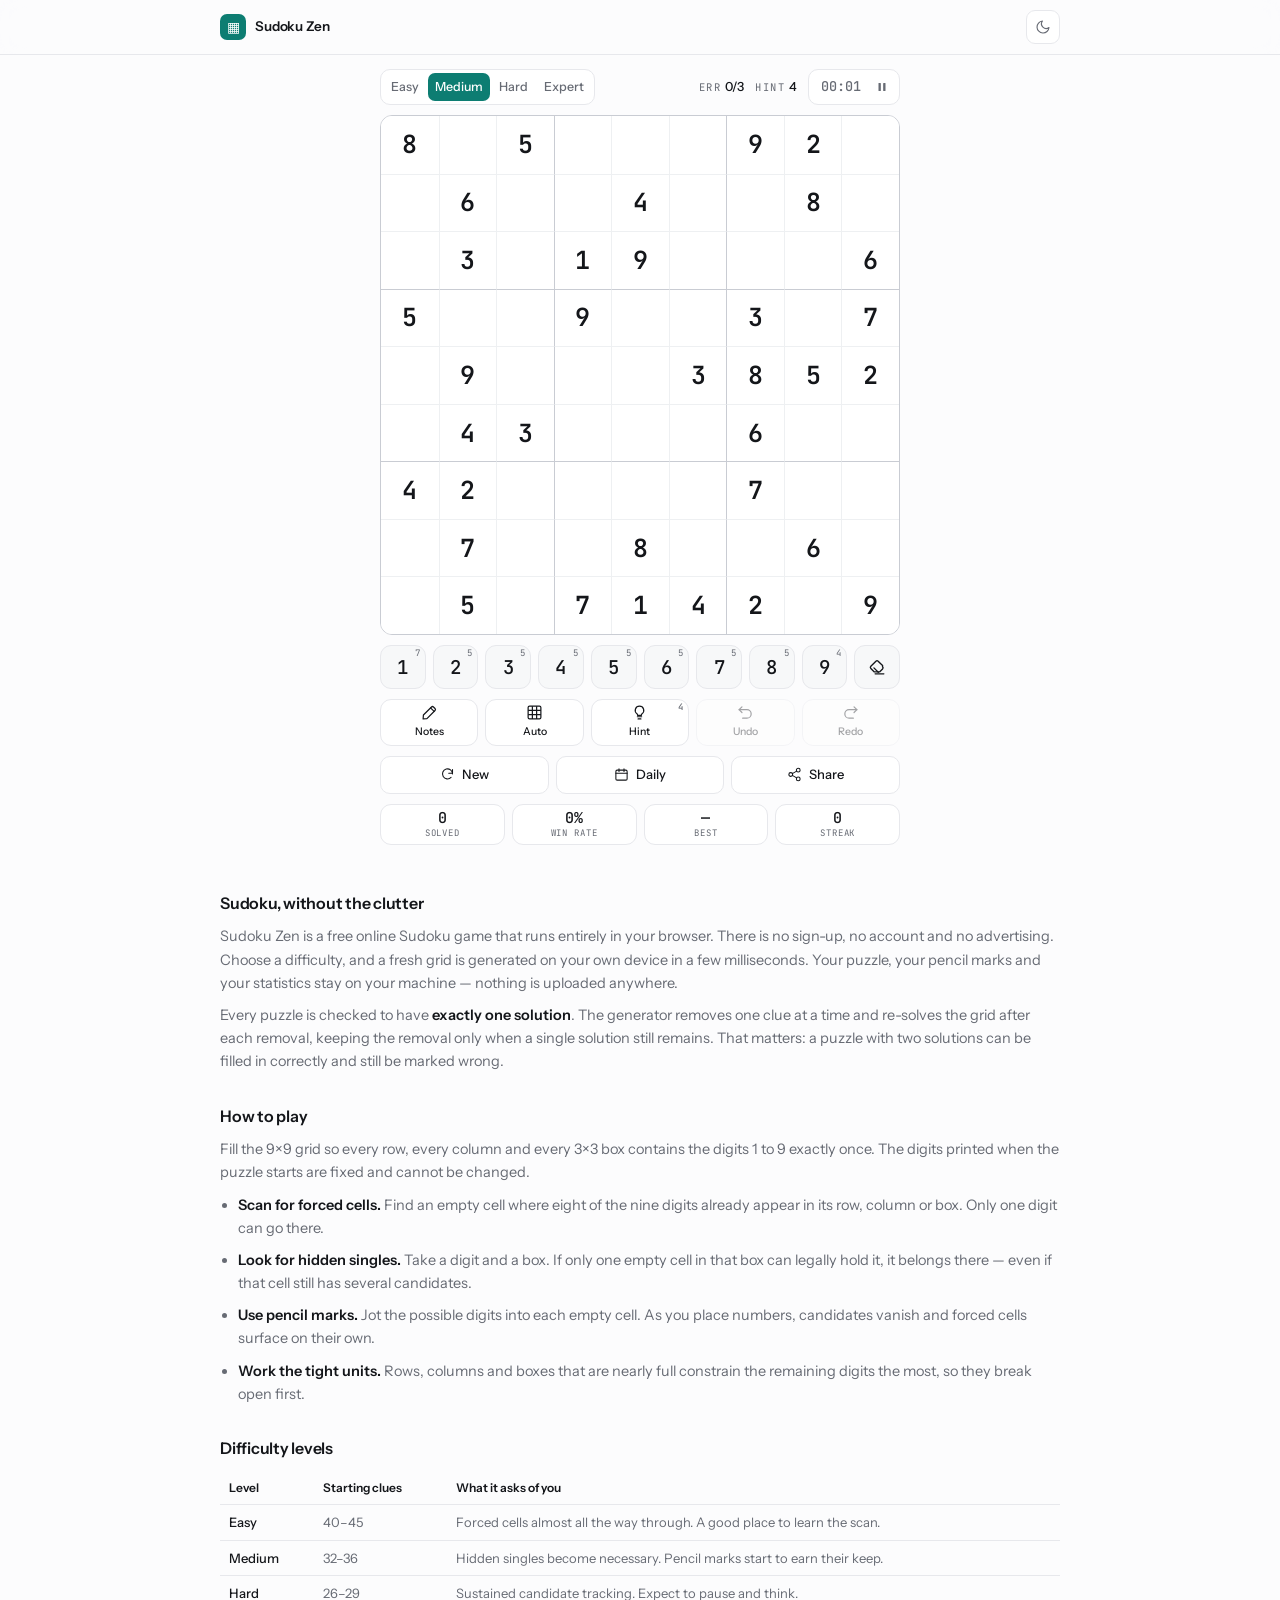
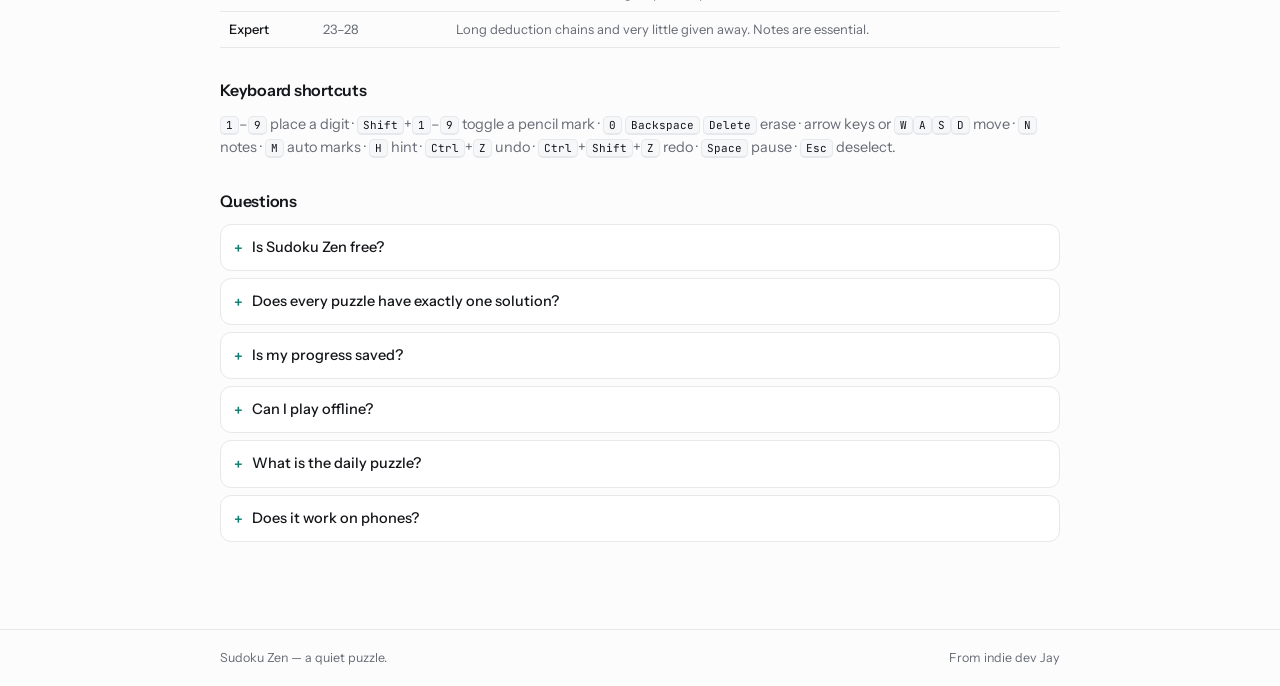
<file: index.html>
<!doctype html>
<html lang="en">
<head>
<meta charset="utf-8">
<meta name="viewport" content="width=device-width, initial-scale=1, viewport-fit=cover">

<title>Free Online Sudoku — 4 difficulties, no sign-up | Sudoku Zen</title>
<meta name="description" content="Play free online Sudoku with four difficulty levels, pencil marks, hints and a daily puzzle. Every puzzle has exactly one solution. No sign-up, no ads, works offline, and your progress saves in your browser.">
<meta name="robots" content="index, follow">
<link rel="canonical" href="https://jgohil07.github.io/SudokuZen/">
<meta name="author" content="Jay">

<meta name="theme-color" content="#0d7d72" media="(prefers-color-scheme: light)">
<meta name="theme-color" content="#08090a" media="(prefers-color-scheme: dark)">
<meta name="mobile-web-app-capable" content="yes">
<meta name="apple-mobile-web-app-capable" content="yes">
<meta name="apple-mobile-web-app-title" content="Sudoku Zen">

<meta property="og:type" content="website">
<meta property="og:site_name" content="Sudoku Zen">
<meta property="og:url" content="https://jgohil07.github.io/SudokuZen/">
<meta property="og:title" content="Sudoku Zen — free online Sudoku, no sign-up">
<meta property="og:description" content="Four difficulty levels, pencil marks, hints and a daily puzzle. Every puzzle has exactly one solution. Plays offline and saves your progress locally.">
<meta property="og:image" content="https://jgohil07.github.io/SudokuZen/og.png">
<meta property="og:image:width" content="1200">
<meta property="og:image:height" content="630">
<meta property="og:image:alt" content="Sudoku Zen — a minimalist Sudoku board">
<meta name="twitter:card" content="summary_large_image">
<meta name="twitter:title" content="Sudoku Zen — free online Sudoku, no sign-up">
<meta name="twitter:description" content="Four difficulty levels, pencil marks, hints and a daily puzzle. Every puzzle has exactly one solution.">
<meta name="twitter:image" content="https://jgohil07.github.io/SudokuZen/og.png">

<link rel="icon" href="./icon.svg" type="image/svg+xml">
<link rel="apple-touch-icon" href="./apple-touch-icon.png">
<link rel="manifest" href="./manifest.webmanifest">

<link rel="preconnect" href="https://fonts.googleapis.com">
<link rel="preconnect" href="https://fonts.gstatic.com" crossorigin>
<link rel="preload" as="style" href="https://fonts.googleapis.com/css2?family=Instrument+Sans:wght@400;500;600&family=JetBrains+Mono:wght@400;500;600&display=swap">
<link rel="stylesheet" href="https://fonts.googleapis.com/css2?family=Instrument+Sans:wght@400;500;600&family=JetBrains+Mono:wght@400;500;600&display=swap" media="print" onload="this.media='all'">
<noscript><link rel="stylesheet" href="https://fonts.googleapis.com/css2?family=Instrument+Sans:wght@400;500;600&family=JetBrains+Mono:wght@400;500;600&display=swap"></noscript>

<!-- critical tokens inline so the first paint is already the right colour -->
<style>
*,*::before,*::after{box-sizing:border-box}
:root{--bg:#fcfcfd;--panel:#fff;--panel-2:#f6f7f9;--line:#e7e8ec;--rule:#c9ccd3;--text:#14161a;--muted:#676b74;--accent:#0d7d72;--accent-ink:#fff}
@media (prefers-color-scheme:dark){:root:not([data-theme="light"]){--bg:#08090a;--panel:#0e0f11;--panel-2:#121316;--line:#1e2024;--rule:#3a3f47;--text:#f4f5f6;--muted:#8b8f98;--accent:#35c9b8;--accent-ink:#06100e}}
:root[data-theme="light"]{--bg:#fcfcfd;--panel:#fff;--panel-2:#f6f7f9;--line:#e7e8ec;--rule:#c9ccd3;--text:#14161a;--muted:#676b74;--accent:#0d7d72;--accent-ink:#fff}
:root[data-theme="dark"]{--bg:#08090a;--panel:#0e0f11;--panel-2:#121316;--line:#1e2024;--rule:#3a3f47;--text:#f4f5f6;--muted:#8b8f98;--accent:#35c9b8;--accent-ink:#06100e}
body{margin:0;background:var(--bg);color:var(--text);font-family:'Instrument Sans',system-ui,-apple-system,sans-serif;font-size:14.5px;line-height:1.6;-webkit-font-smoothing:antialiased}
</style>
<link rel="stylesheet" href="./sudoku.css">

<!-- theme applied before first paint, so the toggle never flashes the wrong palette -->
<script>
(function(){try{var s=JSON.parse(localStorage.getItem('sudokuzen.v1')||'{}');if(s.theme==='light'||s.theme==='dark')document.documentElement.dataset.theme=s.theme;}catch(e){}})();
</script>

<script type="application/ld+json">
{
  "@context": "https://schema.org",
  "@graph": [
    {
      "@type": "WebSite",
      "@id": "https://jgohil07.github.io/SudokuZen/#website",
      "url": "https://jgohil07.github.io/SudokuZen/",
      "name": "Sudoku Zen",
      "description": "Free online Sudoku with four difficulty levels, pencil marks, hints and a daily puzzle.",
      "inLanguage": "en"
    },
    {
      "@type": "VideoGame",
      "@id": "https://jgohil07.github.io/SudokuZen/#game",
      "name": "Sudoku Zen",
      "url": "https://jgohil07.github.io/SudokuZen/",
      "description": "A minimalist online Sudoku game. Four difficulty levels, pencil marks, a hint budget, live conflict highlighting and a daily puzzle. Every puzzle is verified to have exactly one solution. No sign-up and no account required; progress is stored in your own browser.",
      "applicationCategory": "GameApplication",
      "gamePlatform": "Web browser",
      "genre": ["Puzzle", "Logic"],
      "operatingSystem": "Any",
      "isAccessibleForFree": true,
      "author": { "@type": "Person", "name": "Jay" },
      "offers": { "@type": "Offer", "price": "0", "priceCurrency": "USD" }
    },
    {
      "@type": "HowTo",
      "name": "How to play Sudoku",
      "description": "Fill a 9x9 grid so that every row, column and 3x3 box contains the digits 1 to 9 exactly once.",
      "step": [
        { "@type": "HowToStep", "name": "Scan for forced cells", "text": "Look for an empty cell where eight of the nine digits already appear in its row, column or box. Only one digit can go there." },
        { "@type": "HowToStep", "name": "Find hidden singles", "text": "Pick a digit and a box. If only one empty cell in that box can legally take the digit, it belongs there even if that cell has several candidates." },
        { "@type": "HowToStep", "name": "Use pencil marks", "text": "Note the possible digits in each empty cell. As you place numbers, candidates disappear and forced cells reveal themselves." },
        { "@type": "HowToStep", "name": "Work the tight units", "text": "Concentrate on rows, columns and boxes that are already nearly full, since they constrain the remaining digits the most." }
      ]
    },
    {
      "@type": "FAQPage",
      "mainEntity": [
        { "@type": "Question", "name": "Is Sudoku Zen free?", "acceptedAnswer": { "@type": "Answer", "text": "Yes, completely. There is no sign-up, no account, no payment and no advertising. The whole game runs in your browser." } },
        { "@type": "Question", "name": "Does every puzzle have exactly one solution?", "acceptedAnswer": { "@type": "Answer", "text": "Yes. Every puzzle is generated by removing one cell at a time and checking after each removal that exactly one solution remains. A puzzle is only served once that check passes." } },
        { "@type": "Question", "name": "Is my progress saved?", "acceptedAnswer": { "@type": "Answer", "text": "Yes. Your current puzzle, notes, timer and statistics are stored in your browser's local storage. Nothing is sent to a server. When you come back, the game asks whether you want to resume or start fresh." } },
        { "@type": "Question", "name": "Can I play offline?", "acceptedAnswer": { "@type": "Answer", "text": "Yes. After your first visit the game is cached by a service worker, so it keeps working without a connection. Puzzles are generated on your device rather than downloaded." } },
        { "@type": "Question", "name": "What is the daily puzzle?", "acceptedAnswer": { "@type": "Answer", "text": "One puzzle per difficulty per day, derived from the date, so everybody who plays the daily puzzle on a given day gets exactly the same grid." } },
        { "@type": "Question", "name": "Does it work on phones?", "acceptedAnswer": { "@type": "Answer", "text": "Yes. The layout adapts to phones, tablets and desktops, including landscape, and it can be added to your home screen to run like an app." } }
      ]
    }
  ]
}
</script>
</head>
<body>

<svg style="display:none" aria-hidden="true" focusable="false"><defs>
<symbol id="i-sun" viewBox="0 0 24 24" fill="none" stroke="currentColor" stroke-width="1.7" stroke-linecap="round"><circle cx="12" cy="12" r="4"/><path d="M12 2v2M12 20v2M4.9 4.9l1.4 1.4M17.7 17.7l1.4 1.4M2 12h2M20 12h2M4.9 19.1l1.4-1.4M17.7 6.3l1.4-1.4"/></symbol>
<symbol id="i-moon" viewBox="0 0 24 24" fill="none" stroke="currentColor" stroke-width="1.7" stroke-linecap="round" stroke-linejoin="round"><path d="M21 12.8A9 9 0 1 1 11.2 3a7 7 0 0 0 9.8 9.8z"/></symbol>
<symbol id="i-play" viewBox="0 0 24 24" fill="currentColor"><path d="M8 5.1v13.8c0 .8.9 1.3 1.5.8l10-6.9a1 1 0 0 0 0-1.6l-10-6.9c-.6-.5-1.5 0-1.5.8z"/></symbol>
<symbol id="i-pause" viewBox="0 0 24 24" fill="currentColor"><rect x="6" y="5" width="4" height="14" rx="1"/><rect x="14" y="5" width="4" height="14" rx="1"/></symbol>
<symbol id="i-erase" viewBox="0 0 24 24" fill="none" stroke="currentColor" stroke-width="1.7" stroke-linecap="round" stroke-linejoin="round"><path d="M18.4 9.6 12.8 4a2 2 0 0 0-2.8 0L3.6 10.4a2 2 0 0 0 0 2.8L8 17.6h6.6l3.8-3.8a2 2 0 0 0 0-2.8z"/><path d="M9 20h11M7.5 12.5 13 18"/></symbol>
<symbol id="i-pencil" viewBox="0 0 24 24" fill="none" stroke="currentColor" stroke-width="1.7" stroke-linecap="round" stroke-linejoin="round"><path d="M14.8 4.2a2 2 0 0 1 2.8 0l2.2 2.2a2 2 0 0 1 0 2.8L8.4 20.6 3 21l.4-5.4z"/><path d="m13.5 5.5 5 5"/></symbol>
<symbol id="i-marks" viewBox="0 0 24 24" fill="none" stroke="currentColor" stroke-width="1.7" stroke-linejoin="round"><rect x="3" y="3" width="18" height="18" rx="2"/><path d="M9 3v18M15 3v18M3 9h18M3 15h18"/></symbol>
<symbol id="i-hint" viewBox="0 0 24 24" fill="none" stroke="currentColor" stroke-width="1.7" stroke-linecap="round" stroke-linejoin="round"><path d="M9 18h6M10 21h4"/><path d="M12 3a6 6 0 0 0-3.6 10.8c.5.4.8 1 .9 1.6l.1.6h5.2l.1-.6c.1-.6.4-1.2.9-1.6A6 6 0 0 0 12 3z"/></symbol>
<symbol id="i-undo" viewBox="0 0 24 24" fill="none" stroke="currentColor" stroke-width="1.7" stroke-linecap="round" stroke-linejoin="round"><path d="M3 8h11a6 6 0 0 1 0 12H8"/><path d="m7 4-4 4 4 4"/></symbol>
<symbol id="i-redo" viewBox="0 0 24 24" fill="none" stroke="currentColor" stroke-width="1.7" stroke-linecap="round" stroke-linejoin="round"><path d="M21 8H10a6 6 0 0 0 0 12h6"/><path d="m17 4 4 4-4 4"/></symbol>
<symbol id="i-new" viewBox="0 0 24 24" fill="none" stroke="currentColor" stroke-width="1.7" stroke-linecap="round" stroke-linejoin="round"><path d="M20 11a8 8 0 1 0-2.3 5.7"/><path d="M20 4v6h-6"/></symbol>
<symbol id="i-daily" viewBox="0 0 24 24" fill="none" stroke="currentColor" stroke-width="1.7" stroke-linecap="round" stroke-linejoin="round"><rect x="3" y="5" width="18" height="16" rx="2"/><path d="M3 10h18M8 3v4M16 3v4"/></symbol>
<symbol id="i-share" viewBox="0 0 24 24" fill="none" stroke="currentColor" stroke-width="1.7" stroke-linecap="round" stroke-linejoin="round"><circle cx="18" cy="5" r="3"/><circle cx="6" cy="12" r="3"/><circle cx="18" cy="19" r="3"/><path d="m8.6 10.6 6.8-4M8.6 13.4l6.8 4"/></symbol>
</defs></svg>

<header>
  <div class="wrap bar">
    <a class="brand" href="./" aria-label="Sudoku Zen home">
      <span class="mark" aria-hidden="true">&#9638;</span>
      <span class="brand-name">Sudoku Zen</span>
    </a>
    <button class="icon-btn" id="themeBtn" type="button" aria-label="Switch colour theme">
      <svg id="themeIcon" aria-hidden="true"><use href="#i-moon"></use></svg>
    </button>
  </div>
</header>

<main>
  <div class="wrap">
    <h1 class="sr-only">Sudoku Zen — free online Sudoku</h1>

    <noscript>
      <p style="border:1px solid var(--line);border-radius:11px;padding:13px;background:var(--panel)">
        Sudoku Zen generates its puzzles in your browser, so JavaScript needs to be enabled to play.
        Everything below still explains how the game works.
      </p>
    </noscript>

    <section class="game" id="game" aria-label="Sudoku game">
      <div class="statusbar">
        <div class="seg" id="difficulty" role="group" aria-label="Difficulty">
          <button type="button" data-diff="Easy" aria-pressed="false">Easy</button>
          <button type="button" data-diff="Medium" aria-pressed="true">Medium</button>
          <button type="button" data-diff="Hard" aria-pressed="false">Hard</button>
          <button type="button" data-diff="Expert" aria-pressed="false">Expert</button>
        </div>
        <div class="meter">
          <span class="badge" id="dailyBadge" hidden>Daily</span>
          <span class="slot"><span class="label">Err</span><span class="val" id="mMistakes">0/3</span></span>
          <span class="slot hints"><span class="label">Hint</span><span class="val" id="mHints">4</span></span>
          <div class="clock">
            <span class="t" id="mTime" aria-live="off">00:00</span>
            <button type="button" id="pauseBtn" aria-label="Pause the timer">
              <svg id="pauseIcon" aria-hidden="true"><use href="#i-pause"></use></svg>
            </button>
          </div>
        </div>
      </div>

      <div class="board-wrap" id="boardWrap">
        <div class="board" id="board" role="grid" aria-label="Sudoku board"></div>
        <div class="curtain">
          <div class="inner">
            <p class="k">Paused</p>
            <button class="btn primary" type="button" id="resumeBtn">Resume</button>
          </div>
        </div>
      </div>

      <div class="pad" id="pad" role="group" aria-label="Number pad"></div>

      <div class="tools">
        <button class="tool" type="button" id="notesBtn" aria-pressed="false" title="Notes mode (N)">
          <svg aria-hidden="true"><use href="#i-pencil"></use></svg><span>Notes</span>
        </button>
        <button class="tool" type="button" id="autoBtn" aria-pressed="false" title="Auto pencil marks (M)">
          <svg aria-hidden="true"><use href="#i-marks"></use></svg><span>Auto</span>
        </button>
        <button class="tool" type="button" id="hintBtn" title="Hint (H)">
          <svg aria-hidden="true"><use href="#i-hint"></use></svg><span>Hint</span><span class="cnt" id="hintCnt">4</span>
        </button>
        <button class="tool" type="button" id="undoBtn" title="Undo (Ctrl+Z)">
          <svg aria-hidden="true"><use href="#i-undo"></use></svg><span>Undo</span>
        </button>
        <button class="tool" type="button" id="redoBtn" title="Redo (Ctrl+Shift+Z)">
          <svg aria-hidden="true"><use href="#i-redo"></use></svg><span>Redo</span>
        </button>
      </div>

      <div class="row-actions">
        <button class="btn grow" type="button" id="newBtn" aria-label="Start a new puzzle">
          <svg aria-hidden="true"><use href="#i-new"></use></svg>New
        </button>
        <button class="btn grow" type="button" id="dailyBtn" aria-label="Play today's daily puzzle">
          <svg aria-hidden="true"><use href="#i-daily"></use></svg>Daily
        </button>
        <button class="btn grow" type="button" id="shareBtn" aria-label="Copy a link to this puzzle">
          <svg aria-hidden="true"><use href="#i-share"></use></svg>Share
        </button>
      </div>

      <div class="stats" id="stats" aria-label="Your statistics"></div>
    </section>

    <!-- Real, crawlable content. This is what a search engine actually reads —
         a single-page app shell gives it nothing. -->
    <section class="prose">
      <h2>Sudoku, without the clutter</h2>
      <p>
        Sudoku Zen is a free online Sudoku game that runs entirely in your browser. There is no sign-up,
        no account and no advertising. Choose a difficulty, and a fresh grid is generated on your own
        device in a few milliseconds. Your puzzle, your pencil marks and your statistics stay on your
        machine — nothing is uploaded anywhere.
      </p>
      <p>
        Every puzzle is checked to have <strong>exactly one solution</strong>. The generator removes one
        clue at a time and re-solves the grid after each removal, keeping the removal only when a single
        solution still remains. That matters: a puzzle with two solutions can be filled in correctly and
        still be marked wrong.
      </p>

      <h2>How to play</h2>
      <p>
        Fill the 9&times;9 grid so every row, every column and every 3&times;3 box contains the digits
        1 to 9 exactly once. The digits printed when the puzzle starts are fixed and cannot be changed.
      </p>
      <ul>
        <li><strong>Scan for forced cells.</strong> Find an empty cell where eight of the nine digits already appear in its row, column or box. Only one digit can go there.</li>
        <li><strong>Look for hidden singles.</strong> Take a digit and a box. If only one empty cell in that box can legally hold it, it belongs there — even if that cell still has several candidates.</li>
        <li><strong>Use pencil marks.</strong> Jot the possible digits into each empty cell. As you place numbers, candidates vanish and forced cells surface on their own.</li>
        <li><strong>Work the tight units.</strong> Rows, columns and boxes that are nearly full constrain the remaining digits the most, so they break open first.</li>
      </ul>

      <h2>Difficulty levels</h2>
      <table class="levels">
        <thead><tr><th>Level</th><th>Starting clues</th><th>What it asks of you</th></tr></thead>
        <tbody>
          <tr><td>Easy</td><td>40&ndash;45</td><td>Forced cells almost all the way through. A good place to learn the scan.</td></tr>
          <tr><td>Medium</td><td>32&ndash;36</td><td>Hidden singles become necessary. Pencil marks start to earn their keep.</td></tr>
          <tr><td>Hard</td><td>26&ndash;29</td><td>Sustained candidate tracking. Expect to pause and think.</td></tr>
          <tr><td>Expert</td><td>23&ndash;28</td><td>Long deduction chains and very little given away. Notes are essential.</td></tr>
        </tbody>
      </table>

      <h2>Keyboard shortcuts</h2>
      <p>
        <kbd>1</kbd>&ndash;<kbd>9</kbd> place a digit &middot;
        <kbd>Shift</kbd>+<kbd>1</kbd>&ndash;<kbd>9</kbd> toggle a pencil mark &middot;
        <kbd>0</kbd> <kbd>Backspace</kbd> <kbd>Delete</kbd> erase &middot;
        arrow keys or <kbd>W</kbd><kbd>A</kbd><kbd>S</kbd><kbd>D</kbd> move &middot;
        <kbd>N</kbd> notes &middot; <kbd>M</kbd> auto marks &middot; <kbd>H</kbd> hint &middot;
        <kbd>Ctrl</kbd>+<kbd>Z</kbd> undo &middot; <kbd>Ctrl</kbd>+<kbd>Shift</kbd>+<kbd>Z</kbd> redo &middot;
        <kbd>Space</kbd> pause &middot; <kbd>Esc</kbd> deselect.
      </p>

      <h2>Questions</h2>
      <details class="faq"><summary>Is Sudoku Zen free?</summary><p>Yes, completely. There is no sign-up, no account, no payment and no advertising. The whole game runs in your browser.</p></details>
      <details class="faq"><summary>Does every puzzle have exactly one solution?</summary><p>Yes. Every puzzle is generated by removing one cell at a time and checking after each removal that exactly one solution remains. A puzzle is only served once that check passes.</p></details>
      <details class="faq"><summary>Is my progress saved?</summary><p>Yes. Your current puzzle, notes, timer and statistics are stored in your browser's local storage. Nothing is sent to a server. When you come back, the game asks whether you want to resume or start fresh.</p></details>
      <details class="faq"><summary>Can I play offline?</summary><p>Yes. After your first visit the game is cached by a service worker, so it keeps working without a connection. Puzzles are generated on your device rather than downloaded.</p></details>
      <details class="faq"><summary>What is the daily puzzle?</summary><p>One puzzle per difficulty per day, derived from the date itself, so everybody who plays the daily puzzle on a given day gets exactly the same grid.</p></details>
      <details class="faq"><summary>Does it work on phones?</summary><p>Yes. The layout adapts to phones, tablets and desktops, including landscape, and it can be added to your home screen to run like an app.</p></details>
    </section>
  </div>
</main>

<footer>
  <div class="wrap fbar">
    <span>Sudoku Zen &mdash; a quiet puzzle.</span>
    <span class="sp"></span>
    <span>From indie dev Jay</span>
  </div>
</footer>

<!-- dialogs -->
<div class="scrim" id="resumeDlg" role="dialog" aria-modal="true" aria-labelledby="resumeTitle">
  <div class="sheet">
    <h2 id="resumeTitle">Welcome back</h2>
    <p>You left a puzzle unfinished.</p>
    <p class="meta" id="resumeMeta"></p>
    <div class="actions">
      <button class="btn primary" type="button" id="resumeYes">Resume</button>
      <button class="btn" type="button" id="resumeNo">Start fresh</button>
    </div>
  </div>
</div>

<div class="scrim" id="confirmDlg" role="dialog" aria-modal="true" aria-labelledby="confirmTitle">
  <div class="sheet">
    <h2 id="confirmTitle">Discard this puzzle?</h2>
    <p id="confirmBody">You have a puzzle in progress. Starting a new one will lose it.</p>
    <div class="actions">
      <button class="btn primary" type="button" id="confirmYes">Start new</button>
      <button class="btn" type="button" id="confirmNo">Keep playing</button>
    </div>
  </div>
</div>

<div class="scrim" id="limitDlg" role="dialog" aria-modal="true" aria-labelledby="limitTitle">
  <div class="sheet">
    <h2 id="limitTitle">Three mistakes</h2>
    <p>You can start this puzzle over, or carry on and finish it anyway.</p>
    <div class="actions">
      <button class="btn primary" type="button" id="limitRestart">Start over</button>
      <button class="btn" type="button" id="limitContinue">Keep playing</button>
    </div>
  </div>
</div>

<div class="scrim" id="winDlg" role="dialog" aria-modal="true" aria-labelledby="winTitle">
  <div class="sheet">
    <div class="confetti" id="confetti" aria-hidden="true"></div>
    <h2 id="winTitle">Solved</h2>
    <p id="winSub">Nicely done.</p>
    <div class="summary" id="winSummary"></div>
    <div class="actions">
      <button class="btn primary" type="button" id="winAgain">Play again</button>
      <button class="btn" type="button" id="winClose">Close</button>
    </div>
  </div>
</div>

<div class="toast" id="toast" role="status" aria-live="polite"></div>

<script type="module" src="./sudoku-ui.js"></script>
<script defer src="./sudoku-egg.js"></script>
</body>
</html>
</file>
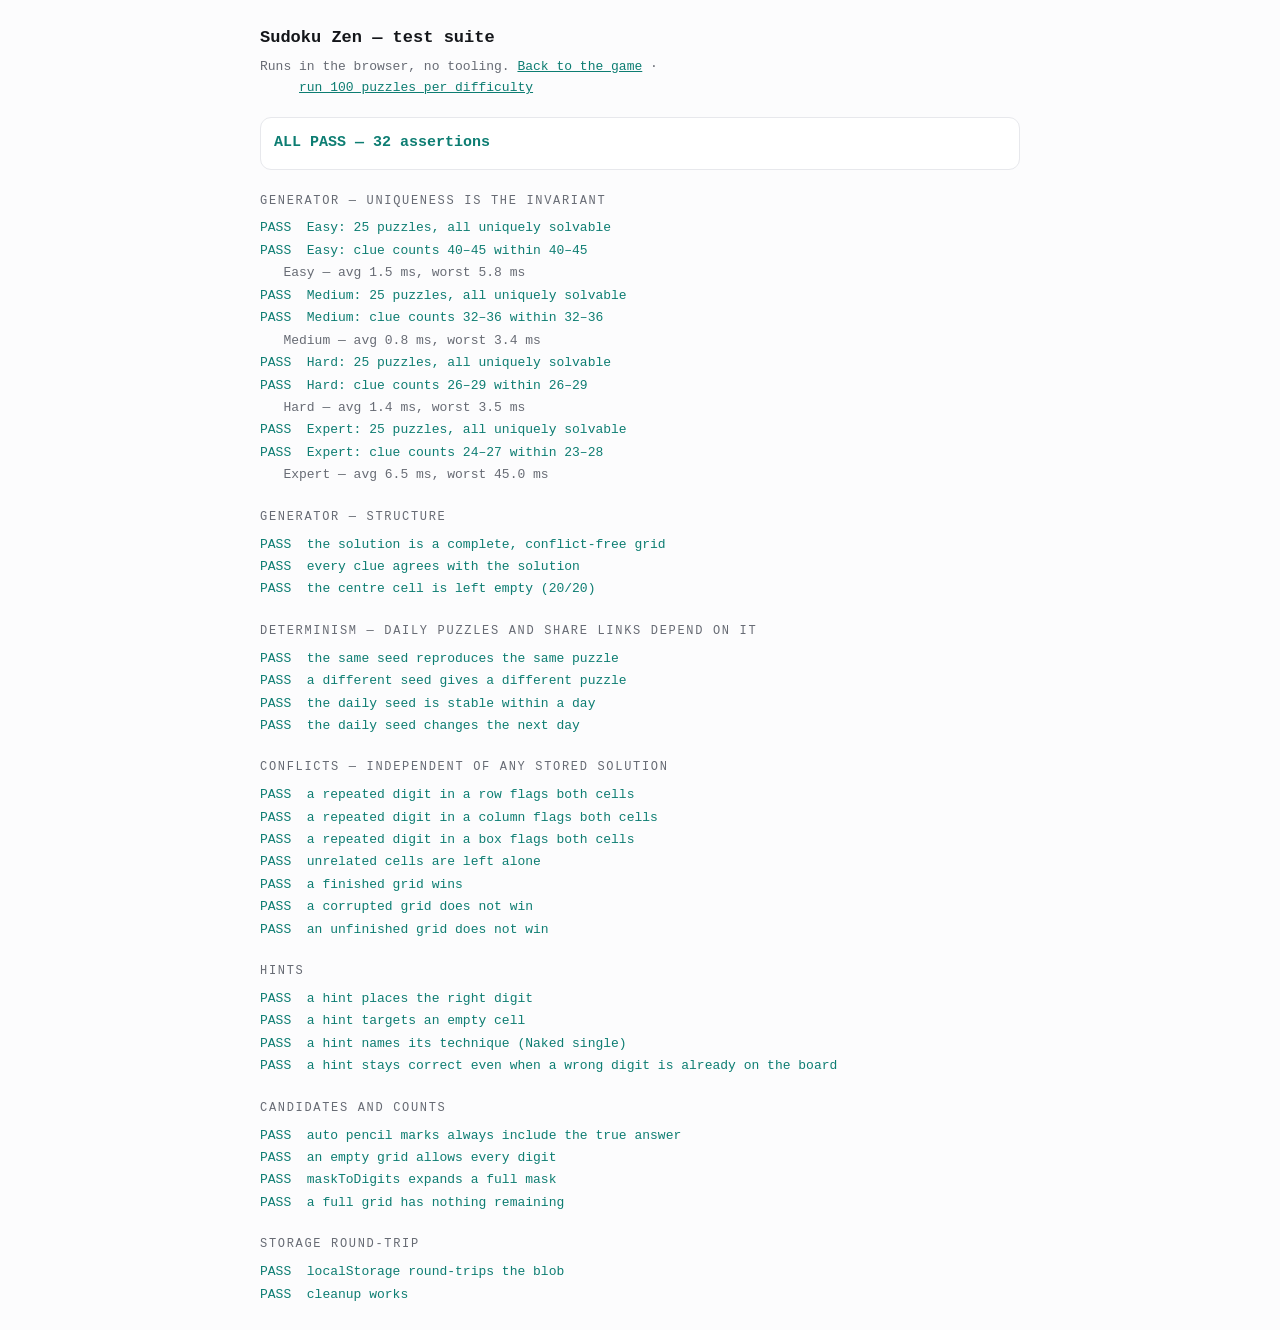
<file: tests.html>
<!doctype html>
<html lang="en">
<head>
<meta charset="utf-8">
<meta name="viewport" content="width=device-width, initial-scale=1">
<meta name="robots" content="noindex, nofollow">
<title>Sudoku Zen tests</title>
<style>
  :root { --bg:#fcfcfd; --panel:#fff; --line:#e7e8ec; --text:#14161a; --muted:#676b74;
          --good:#0d7d72; --bad:#c0392f; }
  @media (prefers-color-scheme: dark) {
    :root { --bg:#08090a; --panel:#0e0f11; --line:#1e2024; --text:#f4f5f6; --muted:#8b8f98;
            --good:#35c9b8; --bad:#ff6b5e; }
  }
  body { margin:0; background:var(--bg); color:var(--text); font-family:ui-monospace,SFMono-Regular,Menlo,monospace;
         font-size:13px; line-height:1.65; padding:24px; }
  .wrap { max-width:760px; margin:0 auto; }
  h1 { font-size:17px; margin:0 0 4px; }
  .sub { color:var(--muted); margin:0 0 18px; }
  h2 { font-size:12px; letter-spacing:.14em; text-transform:uppercase; color:var(--muted);
       margin:22px 0 6px; font-weight:500; }
  p { margin:1px 0; white-space:pre-wrap; }
  .ok { color:var(--good); }
  .bad { color:var(--bad); font-weight:600; }
  .note { color:var(--muted); }
  #summary { display:block; border:1px solid var(--line); border-radius:11px; background:var(--panel);
             padding:13px; margin:18px 0; font-size:15px; font-weight:600; }
  a { color:var(--good); }
</style>
</head>
<body>
<div class="wrap">
  <h1>Sudoku Zen — test suite</h1>
  <p class="sub">Runs in the browser, no tooling. <a href="./">Back to the game</a> ·
     <a href="?n=100">run 100 puzzles per difficulty</a></p>
  <span id="summary" class="note">running…</span>
  <div id="out"></div>
</div>
<script type="module" src="./tests.js"></script>
</body>
</html>
</file>
<file: sudoku.css>
/* sudoku.css — Sudoku Zen
   Design language shared with Calculator Drawer: near-white / near-black surfaces,
   a single accent, hairline 1px borders instead of shadows, Instrument Sans for
   prose and JetBrains Mono for every number. Only colour is tokenised; spacing
   and radii stay deliberately off-grid. */

*, *::before, *::after { box-sizing: border-box; }

/* ---- tokens ---------------------------------------------------------- */

:root {
  --bg: #fcfcfd; --panel: #fff; --panel-2: #f6f7f9; --input: #f3f4f6; --key: #f7f8f9;
  --line: #e7e8ec; --line-soft: #eef0f2; --rule: #c9ccd3; --track: #eceef1;
  --text: #14161a; --muted: #676b74;
  --accent: #0d7d72; --accent-2: #9ad9d1; --accent-ink: #fff;
  --accent-wash: rgba(13, 125, 114, .12);
  --accent-faint: rgba(13, 125, 114, .06);
  --danger: #c0392f; --danger-wash: rgba(209, 69, 59, .13);
  --bg-blur: rgba(252, 252, 253, .8);
}

@media (prefers-color-scheme: dark) {
  :root:not([data-theme="light"]) {
    --bg: #08090a; --panel: #0e0f11; --panel-2: #121316; --input: #16181b; --key: #15171a;
    --line: #1e2024; --line-soft: #181a1d; --rule: #3a3f47; --track: #2b2f36;
    --text: #f4f5f6; --muted: #8b8f98;
    --accent: #35c9b8; --accent-2: #17544d; --accent-ink: #06100e;
    --accent-wash: rgba(53, 201, 184, .16);
    --accent-faint: rgba(53, 201, 184, .07);
    --danger: #ff6b5e; --danger-wash: rgba(255, 107, 94, .16);
    --bg-blur: rgba(8, 9, 10, .8);
  }
}

/* the explicit toggle wins over the media query, in both directions */
:root[data-theme="light"] {
  --bg: #fcfcfd; --panel: #fff; --panel-2: #f6f7f9; --input: #f3f4f6; --key: #f7f8f9;
  --line: #e7e8ec; --line-soft: #eef0f2; --rule: #c9ccd3; --track: #eceef1;
  --text: #14161a; --muted: #676b74;
  --accent: #0d7d72; --accent-2: #9ad9d1; --accent-ink: #fff;
  --accent-wash: rgba(13, 125, 114, .12);
  --accent-faint: rgba(13, 125, 114, .06);
  --danger: #c0392f; --danger-wash: rgba(209, 69, 59, .13);
  --bg-blur: rgba(252, 252, 253, .8);
}
:root[data-theme="dark"] {
  --bg: #08090a; --panel: #0e0f11; --panel-2: #121316; --input: #16181b; --key: #15171a;
  --line: #1e2024; --line-soft: #181a1d; --rule: #3a3f47; --track: #2b2f36;
  --text: #f4f5f6; --muted: #8b8f98;
  --accent: #35c9b8; --accent-2: #17544d; --accent-ink: #06100e;
  --accent-wash: rgba(53, 201, 184, .16);
  --accent-faint: rgba(53, 201, 184, .07);
  --danger: #ff6b5e; --danger-wash: rgba(255, 107, 94, .16);
  --bg-blur: rgba(8, 9, 10, .8);
}

:root { color-scheme: light dark; }
:root[data-theme="light"] { color-scheme: light; }
:root[data-theme="dark"] { color-scheme: dark; }

/* ---- base ------------------------------------------------------------ */

html { -webkit-text-size-adjust: 100%; }

body {
  margin: 0;
  background: var(--bg);
  color: var(--text);
  font-family: 'Instrument Sans', system-ui, -apple-system, 'Segoe UI', sans-serif;
  font-size: 14.5px;
  line-height: 1.6;
  -webkit-font-smoothing: antialiased;
  touch-action: manipulation;
  overflow-x: hidden;
}

.mono, .num {
  font-family: 'JetBrains Mono', ui-monospace, SFMono-Regular, Menlo, monospace;
  font-variant-numeric: tabular-nums;
}

p, li { text-wrap: pretty; }
a { color: var(--accent); text-underline-offset: 2px; }

:focus-visible {
  outline: 2px solid var(--accent);
  outline-offset: 2px;
  border-radius: 6px;
}
::selection { background: var(--accent); color: var(--accent-ink); }

.wrap {
  width: 100%;
  max-width: 880px;
  margin: 0 auto;
  padding: 0 20px;
}

.sr-only {
  position: absolute; width: 1px; height: 1px; padding: 0; margin: -1px;
  overflow: hidden; clip: rect(0 0 0 0); white-space: nowrap; border: 0;
}

/* ---- header ---------------------------------------------------------- */

header {
  position: sticky; top: 0; z-index: 30;
  background: var(--bg);
  border-bottom: 1px solid var(--line);
  padding-top: env(safe-area-inset-top);
}
@supports (backdrop-filter: blur(12px)) {
  header { background: var(--bg-blur); backdrop-filter: blur(12px); }
}

.bar {
  display: flex; align-items: center; gap: 11px;
  height: 54px;
}

.brand {
  display: flex; align-items: center; gap: 9px;
  color: inherit; text-decoration: none;
  margin-right: auto;
}

/* the mark doubles as the easter egg's tap target */
.mark {
  width: 26px; height: 26px; flex: none;
  display: grid; place-items: center;
  border-radius: 7px;
  background: var(--accent); color: var(--accent-ink);
  font-family: 'JetBrains Mono', ui-monospace, monospace;
  font-size: 14px; line-height: 1;
  user-select: none; -webkit-user-select: none;
}

.brand-name { font-size: 13.5px; font-weight: 600; letter-spacing: -.01em; }

.icon-btn {
  display: grid; place-items: center;
  width: 34px; height: 34px; flex: none;
  border: 1px solid var(--line); border-radius: 9px;
  background: var(--panel); color: var(--muted);
  cursor: pointer; padding: 0;
}
.icon-btn:hover { border-color: var(--accent); color: var(--text); }
.icon-btn svg { width: 16px; height: 16px; display: block; }

/* ---- layout ---------------------------------------------------------- */

main { padding: 14px 0 40px; }

/* Everything from the difficulty row down to the stats row has to fit the first
   screen without scrolling, so the board is sized from what is left over rather
   than the other way round. --chrome is the measured height of every other row;
   if one of those rows changes height, update its variable here too. */
.game {
  --gap: 10px;
  --h-status: 36px;
  --h-pad: 95px;        /* keypad: 2 rows of 44 + one 7px gap */
  --h-tools: 47px;
  --h-actions: 38px;
  --h-stats: 41px;
  --h-header: calc(55px + env(safe-area-inset-top, 0px));   /* 54px bar + 1px border */
  --h-mainpad: 14px;
  --breathe: 8px;
  --chrome: calc(
    var(--h-status) + var(--h-pad) + var(--h-tools) + var(--h-actions) + var(--h-stats)
    + (5 * var(--gap))
    + var(--h-header) + var(--h-mainpad) + var(--breathe)
  );
  --vh: 100vh;

  display: flex; flex-direction: column; align-items: center;
  gap: var(--gap);
  margin: 0 auto;
  width: 100%;
  max-width: 520px;
}
@supports (height: 100dvh) { .game { --vh: 100dvh; } }
/* svh is the conservative one — it assumes the browser bars are showing, which is
   exactly the case that must not scroll. */
@supports (height: 100svh) { .game { --vh: 100svh; } }

/* ---- status strip ---------------------------------------------------- */

.statusbar {
  width: 100%;
  display: flex; align-items: center; gap: 7px;
  flex-wrap: nowrap;
}

.seg {
  display: flex; align-items: center;
  border: 1px solid var(--line); border-radius: 10px;
  background: var(--panel); padding: 3px;
  gap: 2px;
  flex: 0 1 auto; min-width: 0; overflow: hidden;
}
.seg button {
  appearance: none; border: 0; background: none; cursor: pointer;
  font: inherit; font-size: 12.5px; font-weight: 500;
  color: var(--muted);
  padding: 4px 7px; border-radius: 7px;
  min-height: 28px;
  min-width: 0; white-space: nowrap;
}
.seg button:hover { color: var(--text); }
.seg button[aria-pressed="true"] {
  background: var(--accent); color: var(--accent-ink);
}

.meter {
  margin-left: auto;
  display: flex; align-items: center; gap: 11px;
  font-size: 12.5px; color: var(--muted);
  flex: 0 0 auto;
}
.meter .slot { display: flex; align-items: baseline; gap: 4px; }
.meter .label {
  font-family: 'JetBrains Mono', ui-monospace, monospace;
  font-size: 10.5px; letter-spacing: .14em; text-transform: uppercase;
}
.meter .val { color: var(--text); font-weight: 500; }
.meter .val.warn { color: var(--danger); }

.clock {
  display: flex; align-items: center; gap: 5px;
  border: 1px solid var(--line); border-radius: 10px;
  background: var(--panel); padding: 3px 3px 3px 10px;
}
.clock .t {
  font-family: 'JetBrains Mono', ui-monospace, monospace;
  font-size: 13.5px; font-weight: 500; font-variant-numeric: tabular-nums;
  min-width: 44px; text-align: center;
}
.clock button {
  appearance: none; border: 0; background: none; cursor: pointer;
  display: grid; place-items: center;
  width: 28px; height: 28px; border-radius: 7px;
  color: var(--muted);
}
.clock button:hover { background: var(--panel-2); color: var(--text); }
.clock button svg { width: 14px; height: 14px; display: block; }

.badge {
  font-family: 'JetBrains Mono', ui-monospace, monospace;
  font-size: 10.5px; letter-spacing: .14em; text-transform: uppercase;
  color: var(--accent);
  border: 1px solid var(--accent); border-radius: 999px;
  padding: 2px 8px;
}

/* ---- the board ------------------------------------------------------- */

.board-wrap {
  position: relative;
  /* square, and never taller than the space the other rows leave behind.
     The 200px floor means an extremely short viewport scrolls a little rather
     than rendering a board nobody can tap. */
  width: max(190px, min(100%, calc(var(--vh) - var(--chrome))));
  margin: 0 auto;
}

.board {
  width: 100%;
  aspect-ratio: 1;
  display: grid;
  grid-template-rows: repeat(9, 1fr);
  border: 1px solid var(--rule);
  border-radius: 12px;
  overflow: hidden;
  background: var(--panel);
}

.brow { display: grid; grid-template-columns: repeat(9, 1fr); }

.cell {
  position: relative;
  display: grid; place-items: center;
  border: 0;
  background: var(--panel);
  color: var(--text);
  font-family: 'JetBrains Mono', ui-monospace, monospace;
  font-size: clamp(17px, 4.6vw, 25px);
  font-weight: 500;
  line-height: 1;
  cursor: pointer;
  padding: 0;
  min-width: 0;
  /* colour only, and short — layout never animates */
  transition: background-color .12s linear, color .12s linear;
}

/* interior rules: hairlines between cells, heavier every third */
.brow + .brow .cell { border-top: 1px solid var(--line-soft); }
.brow:nth-child(3n+1):not(:first-child) .cell { border-top: 1px solid var(--rule); }
.cell:not(:first-child) { border-left: 1px solid var(--line-soft); }
.cell:nth-child(3n+1):not(:first-child) { border-left: 1px solid var(--rule); }

.cell.peer { background: var(--panel-2); }
.cell.same { background: var(--accent-faint); }
.cell.sel  { background: var(--accent-wash); }

.cell.given { color: var(--text); font-weight: 600; }
.cell.entered { color: var(--accent); font-weight: 500; }
.cell.hint-cell { color: var(--accent); font-weight: 600; }

.cell.conflict { color: var(--danger); background: var(--danger-wash); }
.cell.conflict.sel { background: var(--danger-wash); }

.cell:focus-visible { outline: 2px solid var(--accent); outline-offset: -2px; border-radius: 0; }

/* a cell shows either its digit or its pencil marks, never both */
.cell .v { display: block; }
.cell.notes-on .v { display: none; }
.cell .notes { display: none; }
.cell.notes-on .notes { display: grid; }

.cell .notes {
  grid-template-columns: repeat(3, 1fr);
  grid-template-rows: repeat(3, 1fr);
  width: 100%; height: 100%;
  color: var(--muted);
  font-size: clamp(7px, 1.7vw, 9.5px);
  font-weight: 400;
  line-height: 1;
}
.cell .notes span { display: grid; place-items: center; }
.cell .notes span.on-note { color: var(--accent); }

/* a hinted cell gets one short pulse so the eye finds it */
.cell.flash { animation: cellFlash .85s ease-out 1; }
@keyframes cellFlash {
  0%   { background: var(--accent); color: var(--accent-ink); }
  100% { background: var(--accent-wash); }
}

.board.shake { animation: nudge .3s ease-in-out 1; }
@keyframes nudge {
  0%, 100% { transform: translateX(0); }
  25% { transform: translateX(-5px); }
  75% { transform: translateX(5px); }
}

/* pause curtain — the board hides, but the controls around it stay live */
.curtain {
  position: absolute; inset: 0; z-index: 5;
  display: none; place-items: center;
  background: var(--bg);
  border-radius: 12px;
  border: 1px solid var(--line);
}
.board-wrap.paused .curtain { display: grid; }
.board-wrap.paused .board { visibility: hidden; }
.curtain .inner { text-align: center; display: grid; gap: 11px; justify-items: center; }
.curtain .k {
  font-family: 'JetBrains Mono', ui-monospace, monospace;
  font-size: 10.5px; letter-spacing: .14em; text-transform: uppercase;
  color: var(--muted);
}

/* ---- keypad ---------------------------------------------------------- */

.pad {
  width: 100%;
  display: grid;
  grid-template-columns: repeat(5, 1fr);
  gap: 7px;
}
@media (min-width: 600px) {
  .pad { grid-template-columns: repeat(10, 1fr); }
  .game { --h-pad: 44px; }   /* one row instead of two */
}

.key {
  position: relative;
  appearance: none;
  min-height: 44px;
  display: grid; place-items: center;
  border: 1px solid var(--line); border-radius: 11px;
  background: var(--key); color: var(--text);
  font-family: 'JetBrains Mono', ui-monospace, monospace;
  font-size: 19px; font-weight: 500; line-height: 1;
  cursor: pointer;
  padding: 0;
  transition: background-color .12s linear, color .12s linear, border-color .12s linear;
}
.key:hover { border-color: var(--accent); }
.key:active { background: var(--panel-2); }
.key svg { width: 19px; height: 19px; display: block; }

.key .left {
  position: absolute; top: 3px; right: 5px;
  font-size: 9px; font-weight: 400; color: var(--muted);
  line-height: 1;
}
.key.done { color: var(--muted); background: var(--panel-2); }
.key.done .left { opacity: 0; }
.key[data-note="on"] { border-color: var(--accent); color: var(--accent); }

/* ---- tool row -------------------------------------------------------- */

.tools {
  width: 100%;
  display: grid;
  grid-template-columns: repeat(5, 1fr);
  gap: 7px;
}

.tool {
  position: relative;
  appearance: none;
  min-height: 46px;
  display: flex; flex-direction: column; align-items: center; justify-content: center;
  gap: 3px;
  border: 1px solid var(--line); border-radius: 11px;
  background: var(--panel); color: var(--text);
  font: inherit; font-size: 10.5px; font-weight: 500;
  cursor: pointer; padding: 4px 2px;
  transition: background-color .12s linear, color .12s linear, border-color .12s linear;
}
.tool svg { width: 17px; height: 17px; display: block; }
.tool:hover:not(:disabled) { border-color: var(--accent); }
.tool[aria-pressed="true"] {
  background: var(--accent); border-color: var(--accent); color: var(--accent-ink);
}
.tool:disabled { opacity: .38; cursor: not-allowed; }
.tool .cnt {
  position: absolute; top: 3px; right: 5px;
  font-family: 'JetBrains Mono', ui-monospace, monospace;
  font-size: 9px; line-height: 1; color: var(--muted);
}
.tool[aria-pressed="true"] .cnt { color: var(--accent-ink); }

.row-actions {
  width: 100%;
  display: flex; gap: 7px; flex-wrap: wrap;
}
.btn {
  appearance: none;
  min-height: 38px;
  display: inline-flex; align-items: center; justify-content: center; gap: 7px;
  border: 1px solid var(--line); border-radius: 10px;
  background: var(--panel); color: var(--text);
  font: inherit; font-size: 13px; font-weight: 500;
  padding: 0 14px; cursor: pointer;
  transition: background-color .12s linear, color .12s linear, border-color .12s linear;
}
.btn:hover { border-color: var(--accent); }
.btn.primary { background: var(--accent); border-color: var(--accent); color: var(--accent-ink); }
.btn.primary:hover { filter: brightness(1.06); }
.btn svg { width: 15px; height: 15px; }
.btn.grow { flex: 1; }

/* ---- stats ----------------------------------------------------------- */

.stats {
  width: 100%;
  display: grid; grid-template-columns: repeat(4, 1fr); gap: 7px;
}
.stat {
  border: 1px solid var(--line); border-radius: 11px;
  background: var(--panel);
  padding: 5px 6px; text-align: center;
  min-width: 0;
}
.stat .v {
  display: block;
  font-family: 'JetBrains Mono', ui-monospace, monospace;
  font-size: 15px; font-weight: 500; line-height: 1.15; color: var(--text);
}
.stat .l {
  display: block;
  font-family: 'JetBrains Mono', ui-monospace, monospace;
  font-size: 9px; letter-spacing: .1em; text-transform: uppercase; line-height: 1.2;
  color: var(--muted); margin-top: 1px;
  white-space: nowrap; overflow: hidden; text-overflow: ellipsis;
}

/* ---- prose / SEO content --------------------------------------------- */

.prose { margin-top: 46px; }
.prose h2 {
  font-size: 16px; font-weight: 600; letter-spacing: -.015em;
  margin: 30px 0 9px;
}
.prose h3 { font-size: 14.5px; font-weight: 600; margin: 18px 0 5px; }
.prose p, .prose li { color: var(--muted); margin: 0 0 9px; }
.prose ul { padding-left: 18px; margin: 0 0 13px; }
.prose strong { color: var(--text); font-weight: 600; }

.faq {
  border: 1px solid var(--line); border-radius: 11px;
  background: var(--panel);
  padding: 11px 13px; margin-bottom: 7px;
}
.faq summary {
  cursor: pointer; font-weight: 500; color: var(--text);
  list-style: none; display: flex; align-items: center; gap: 9px;
}
.faq summary::-webkit-details-marker { display: none; }
.faq summary::before {
  content: '+';
  font-family: 'JetBrains Mono', ui-monospace, monospace;
  color: var(--accent); flex: none;
}
.faq[open] summary::before { content: '\2212'; }
.faq p { margin: 9px 0 0; }

.levels {
  width: 100%; border-collapse: collapse; margin: 9px 0 13px;
  font-size: 13px;
}
.levels th, .levels td {
  border-bottom: 1px solid var(--line);
  padding: 7px 9px; text-align: left; color: var(--muted);
}
.levels th { color: var(--text); font-weight: 600; font-size: 12px; }
.levels td:first-child { color: var(--text); font-weight: 500; }

kbd {
  font-family: 'JetBrains Mono', ui-monospace, monospace;
  font-size: 11px;
  border: 1px solid var(--line); border-bottom-width: 2px; border-radius: 5px;
  background: var(--panel-2); color: var(--text);
  padding: 1px 5px;
}

footer {
  border-top: 1px solid var(--line);
  margin-top: 40px; padding: 18px 0;
  padding-bottom: calc(18px + env(safe-area-inset-bottom));
  font-size: 12.5px; color: var(--muted);
}
footer .fbar { display: flex; gap: 13px; align-items: center; flex-wrap: wrap; }
footer .fbar .sp { margin-left: auto; }

/* ---- dialogs --------------------------------------------------------- */

.scrim {
  position: fixed; inset: 0; z-index: 60;
  display: none; place-items: center;
  padding: 20px;
  background: color-mix(in srgb, var(--bg) 72%, transparent);
}
@supports not (background: color-mix(in srgb, red 50%, blue)) {
  .scrim { background: var(--bg-blur); }
}
@supports (backdrop-filter: blur(6px)) {
  .scrim { backdrop-filter: blur(6px); }
}
.scrim[data-open="1"] { display: grid; }

.sheet {
  width: 100%; max-width: 380px;
  border: 1px solid var(--line); border-radius: 14px;
  background: var(--panel);
  padding: 22px;
  position: relative; z-index: 2;
  animation: sheetIn .22s cubic-bezier(.2, .9, .2, 1) both;
}
@keyframes sheetIn {
  from { opacity: 0; transform: translateY(8px) scale(.985); }
  to { opacity: 1; transform: none; }
}
.sheet h2 {
  margin: 0 0 7px; font-size: 19px; font-weight: 600; letter-spacing: -.02em;
}
.sheet p { margin: 0 0 5px; color: var(--muted); }
.sheet .meta {
  font-family: 'JetBrains Mono', ui-monospace, monospace;
  font-size: 11px; letter-spacing: .1em; text-transform: uppercase;
  color: var(--accent); margin: 9px 0 0;
}
.sheet .actions { display: flex; gap: 7px; margin-top: 18px; flex-wrap: wrap; }
.sheet .actions .btn { flex: 1; min-width: 120px; }

.summary {
  display: grid; grid-template-columns: repeat(2, 1fr); gap: 7px;
  margin-top: 16px;
}
.summary div {
  border: 1px solid var(--line); border-radius: 10px;
  background: var(--panel-2); padding: 9px; text-align: center;
}
.summary .v {
  display: block;
  font-family: 'JetBrains Mono', ui-monospace, monospace;
  font-size: 15px; font-weight: 500;
}
.summary .l {
  display: block;
  font-family: 'JetBrains Mono', ui-monospace, monospace;
  font-size: 9.5px; letter-spacing: .12em; text-transform: uppercase;
  color: var(--muted); margin-top: 2px;
}

/* toast */
.toast {
  position: fixed; z-index: 70;
  left: 50%; transform: translateX(-50%);
  bottom: calc(20px + env(safe-area-inset-bottom));
  border: 1px solid var(--line); border-radius: 10px;
  background: var(--panel); color: var(--text);
  padding: 9px 14px; font-size: 13px;
  opacity: 0; pointer-events: none;
  transition: opacity .18s linear;
  max-width: calc(100vw - 40px); text-align: center;
}
.toast[data-show="1"] { opacity: 1; }

/* confetti — finite, and only on a win */
.confetti { position: absolute; inset: 0; overflow: hidden; pointer-events: none; border-radius: 14px; }
.confetti i {
  position: absolute; top: -16px;
  width: 6px; height: 11px; border-radius: 1px;
  animation: fall linear 1 both;
}
@keyframes fall {
  from { transform: translateY(-10%) rotateZ(0deg); opacity: 1; }
  to { transform: translateY(340px) rotateZ(560deg); opacity: 0; }
}

/* ---- responsive ------------------------------------------------------ */

@media (max-width: 700px) {
  .wrap { padding: 0 13px; }
  .meter { gap: 9px; }
}

/* The hint count is already on the Hint button, so the meter slot is redundant
   once space is tight. */
@media (max-width: 600px) {
  .meter .slot.hints { display: none; }
}

/* Below this the status bar genuinely cannot hold everything on one line, so it
   gets two deliberate rows rather than an accidental wrap — and --h-status is
   raised to match, keeping the no-scroll arithmetic honest. */
@media (max-width: 400px) {
  .game {
    --gap: 8px;
    --h-status: 78px;
    --h-pad: 91px;
    --h-tools: 46px;
    --h-stats: 41px;
    --h-mainpad: 12px;
    --breathe: 6px;
  }
  main { padding: 12px 0 30px; }
  .statusbar { gap: 6px; flex-wrap: wrap; }
  .seg { flex: 1 1 100%; overflow: visible; }
  .seg button { flex: 1; padding: 4px 6px; font-size: 12px; }
  .meter { width: 100%; margin-left: 0; justify-content: space-between; }
  .key { min-height: 42px; font-size: 18px; }
  .tool { min-height: 44px; font-size: 9.5px; }
  .brand-name { display: none; }
}

/* landscape phones: board beside the controls instead of stacked */
/* Short viewports: every row gets trimmed so the stats row still lands above the
   fold. The stats tiles collapse from stacked to a single line, which is the
   biggest single saving available. */
@media (max-height: 660px) {
  .game {
    --gap: 6px;
    --h-pad: 87px;       /* 2 rows of 40 + one 7px gap */
    --h-tools: 42px;
    --h-actions: 34px;
    --h-stats: 26px;
    --h-mainpad: 10px;
    --breathe: 4px;
  }
  main { padding: 10px 0 30px; }
  .key { min-height: 40px; font-size: 17px; }
  .tool { min-height: 40px; font-size: 9px; gap: 2px; }
  .tool svg { width: 15px; height: 15px; }
  .btn { min-height: 34px; font-size: 12.5px; }
  .stat {
    display: flex; align-items: baseline; justify-content: center;
    gap: 5px; padding: 3px 5px;
  }
  .stat .v { font-size: 13px; }
  .stat .l { font-size: 8.5px; margin-top: 0; }
}

/* narrow AND short — the tightest case there is */
@media (max-width: 400px) and (max-height: 660px) {
  .game { --h-status: 70px; }
  .seg button { min-height: 26px; }
  .clock { padding: 2px 2px 2px 8px; }
  .clock button { width: 26px; height: 26px; }
}

/* Landscape phones stack side by side, so the vertical budget above does not
   apply: the board is driven by height and the controls sit beside it. The board
   is placed explicitly at row 1 of column 1 — leaving it to auto-placement pushed
   it below the status bar and off the bottom of the screen. */
@media (orientation: landscape) and (max-height: 560px) {
  .game {
    max-width: none;
    display: grid;
    grid-template-columns: minmax(0, auto) minmax(286px, 380px);
    align-items: start;
    justify-content: center;
    gap: 8px;
  }
  .board-wrap {
    grid-column: 1;
    grid-row: 1 / span 5;
    width: max(170px, min(calc(var(--vh) - 78px), 420px));
    margin: 0;
  }
  .statusbar, .pad, .tools, .stats, .row-actions { grid-column: 2; width: 100%; }
  .statusbar { flex-wrap: wrap; }
  .seg { flex: 1 1 100%; overflow: visible; }
  .seg button { flex: 1; padding: 4px 6px; font-size: 12px; }
  .meter { width: 100%; margin-left: 0; justify-content: space-between; }
  .meter .slot.hints { display: none; }
  .stats { grid-template-columns: repeat(4, 1fr); }
  .pad { grid-template-columns: repeat(5, 1fr); }
  /* a sticky header would eat the little height there is */
  header { position: static; }
  main { padding: 8px 0 20px; }
}

/* ---- motion ---------------------------------------------------------- */

@media (prefers-reduced-motion: reduce) {
  *, *::before, *::after {
    animation-duration: .001ms !important;
    animation-iteration-count: 1 !important;
    transition-duration: .001ms !important;
  }
  .confetti { display: none; }
}

@media print {
  header, .pad, .tools, .row-actions, .scrim, footer { display: none; }
}
</file>
